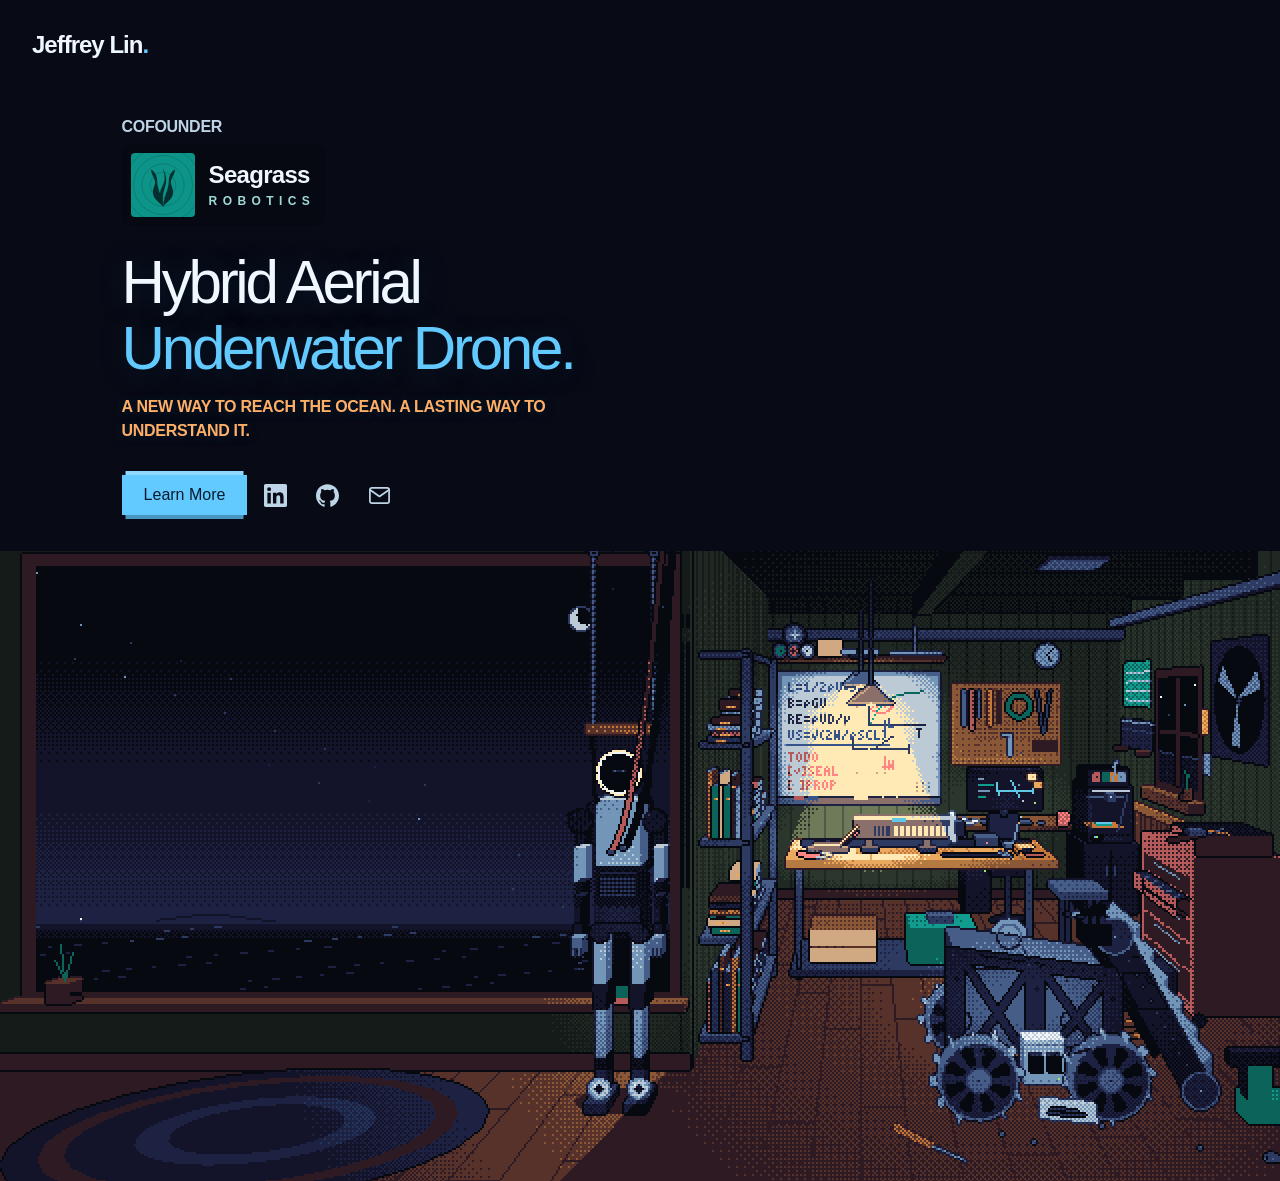
<file: index.html>
<!doctype html>
<html lang="en">
  <head>
    <meta http-equiv="Content-Security-Policy" content="default-src &#39;none&#39;; img-src &#39;self&#39;; media-src &#39;self&#39;; style-src &#39;self&#39;; script-src &#39;none&#39;; connect-src &#39;none&#39;; object-src &#39;none&#39;; base-uri &#39;none&#39;; form-action &#39;none&#39;">

    <meta charset="utf-8" />
    <meta name="viewport" content="width=device-width, initial-scale=1" />
    <meta name="referrer" content="strict-origin-when-cross-origin" />
    <title>Jeffrey Lin | Mechanical Engineer &amp; Cofounder</title>
    <meta
      name="description"
      content="Jeffrey Lin, cofounder of Seagrass Robotics and SDSU mechanical engineering graduate. Selected work in hybrid aerial underwater drones and ATHENA rover payload systems."
    />
    <link rel="icon" type="image/svg+xml" href="./favicon.svg" />
    <link rel="stylesheet" crossorigin href="./assets/styles-CoT3FkjL.css">
  </head>
  <body class="landing-page">
    <a class="skip" href="#main">Skip to content</a>
    <header class="header wrap landing-header">
      <a class="wordmark" href="#">Jeffrey Lin<span class="dot">.</span></a>
    </header>
    <main id="main">
      <section
        class="hero wrap current-project-hero"
        aria-labelledby="intro-title"
      >
        <div class="landing-copy">
          <div class="cofounder-brand-row">
            <span class="cofounder-label">COFOUNDER</span>
            <a class="seagrass-brand brand-button" href="https://seagrassrobotics.com" target="_blank" rel="noopener noreferrer" aria-label="Visit Seagrass Robotics (opens in a new tab)">
              <img src="images/seagrass-logo.svg" width="64" height="64" alt="" />
              <span class="seagrass-brand-name">Seagrass<span class="seagrass-brand-descriptor" aria-hidden="true"><span>R</span><span>O</span><span>B</span><span>O</span><span>T</span><span>I</span><span>C</span><span>S</span></span></span>
            </a>
          </div>
          <h1 id="intro-title">
            Hybrid Aerial<br /><span>Underwater Drone.</span>
          </h1>
          <p class="landing-description">
            <span class="landing-tagline"
              >A NEW WAY TO REACH THE OCEAN. A LASTING WAY TO UNDERSTAND
              IT.</span
            >
          </p>
          <div class="landing-actions">
            <a class="learn-more" href="./work/">Learn More</a>
            <div
              class="social-links"
              role="group"
              aria-label="Connect with Jeffrey"
            >
              <a
                class="social-link"
                href="https://www.linkedin.com/in/jeffrey-lin-rules"
                target="_blank"
                rel="noopener noreferrer"
                aria-label="Jeffrey Lin on LinkedIn (opens in a new tab)"
                title="LinkedIn"
                ><svg
                  viewBox="0 0 24 24"
                  fill="currentColor"
                  aria-hidden="true"
                >
                  <path
                    d="M20.447 20.452h-3.554v-5.569c0-1.328-.027-3.037-1.852-3.037-1.853 0-2.136 1.445-2.136 2.939v5.667H9.351V9h3.414v1.561h.049c.476-.9 1.637-1.85 3.37-1.85 3.601 0 4.267 2.37 4.267 5.455v6.286zM5.337 7.433a2.062 2.062 0 1 1 0-4.124 2.062 2.062 0 0 1 0 4.124zM7.119 20.452H3.555V9h3.564v11.452zM22.225 0H1.771C.792 0 0 .774 0 1.729v20.542C0 23.227.792 24 1.771 24h20.451C23.2 24 24 23.227 24 22.271V1.729C24 .774 23.2 0 22.222 0z"
                  ></path></svg></a
              ><a
                class="social-link"
                href="https://github.com/mythicsloth"
                target="_blank"
                rel="noopener noreferrer"
                aria-label="Jeffrey Lin on GitHub (opens in a new tab)"
                title="GitHub"
                ><svg
                  viewBox="0 0 24 24"
                  fill="currentColor"
                  aria-hidden="true"
                >
                  <path
                    d="M12 .297C5.37.297 0 5.67 0 12.297c0 5.303 3.438 9.8 8.205 11.385.6.113.82-.258.82-.577 0-.285-.01-1.04-.015-2.04-3.338.724-4.043-1.61-4.043-1.61-.546-1.387-1.333-1.756-1.333-1.756-1.09-.745.083-.729.083-.729 1.205.084 1.838 1.237 1.838 1.237 1.07 1.835 2.809 1.305 3.495.998.108-.776.418-1.305.762-1.605-2.665-.305-5.467-1.334-5.467-5.93 0-1.31.469-2.381 1.236-3.221-.124-.303-.536-1.524.118-3.176 0 0 1.008-.322 3.301 1.23a11.52 11.52 0 0 1 6.006 0c2.291-1.552 3.297-1.23 3.297-1.23.656 1.652.244 2.873.12 3.176.77.84 1.235 1.911 1.235 3.221 0 4.609-2.807 5.621-5.479 5.921.43.372.823 1.102.823 2.222 0 1.606-.015 2.898-.015 3.293 0 .322.216.694.825.576C20.565 22.092 24 17.592 24 12.297c0-6.627-5.373-12-12-12"
                  ></path></svg></a
              ><a
                class="social-link"
                href="mailto:lin415805@gmail.com"
                aria-label="Email Jeffrey Lin"
                title="Email"
                ><svg
                  viewBox="0 0 24 24"
                  fill="none"
                  stroke="currentColor"
                  stroke-width="1.8"
                  stroke-linecap="round"
                  stroke-linejoin="round"
                  aria-hidden="true"
                >
                  <rect x="2" y="4" width="20" height="16" rx="2"></rect>
                  <path d="m2 6 10 7 10-7"></path></svg
              ></a>
            </div>
          </div>
        </div>

      </section>
    </main>
    <div class="landing-scene" aria-hidden="true">
      <picture>
        <source srcset="images/workshop-still.png" media="(prefers-reduced-motion: reduce)" />
        <img src="images/workshop.gif" width="640" height="360" alt="" fetchpriority="high" />
      </picture>
    </div>
  </body>
</html>
</file>
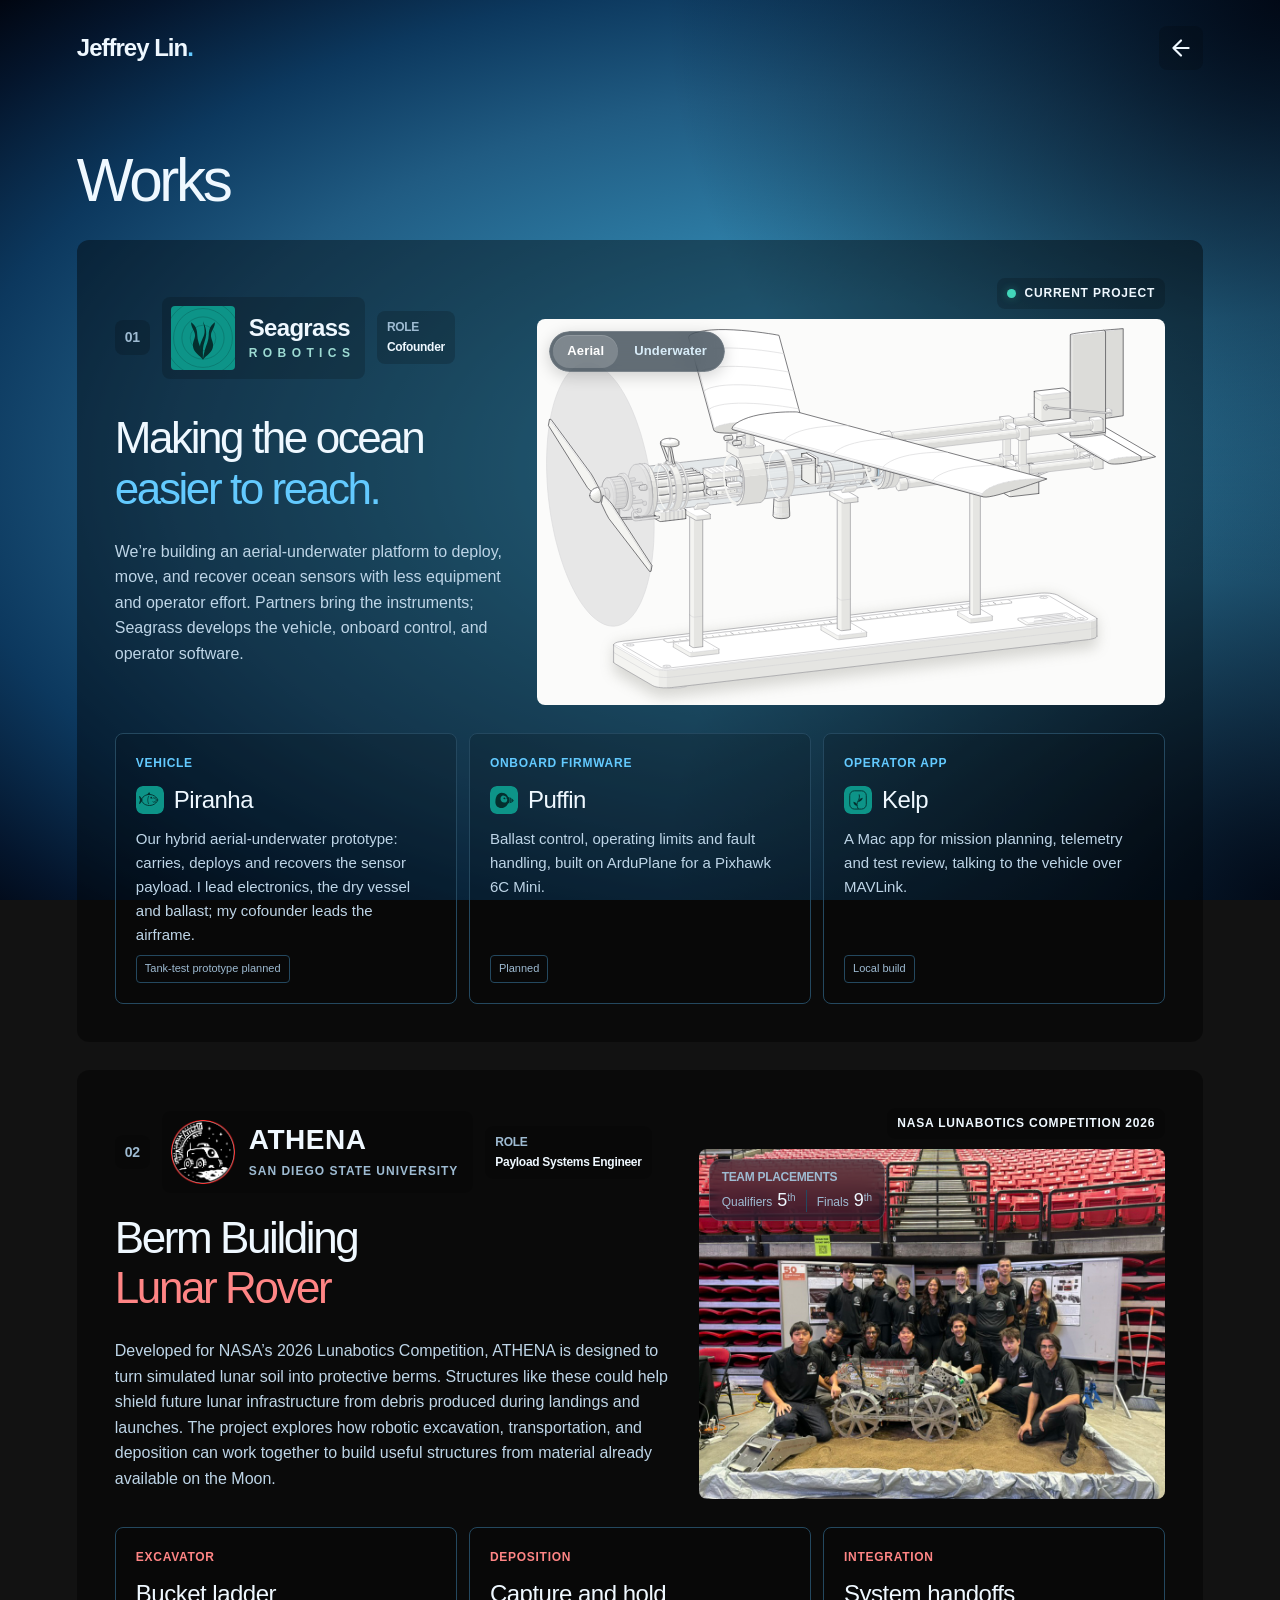
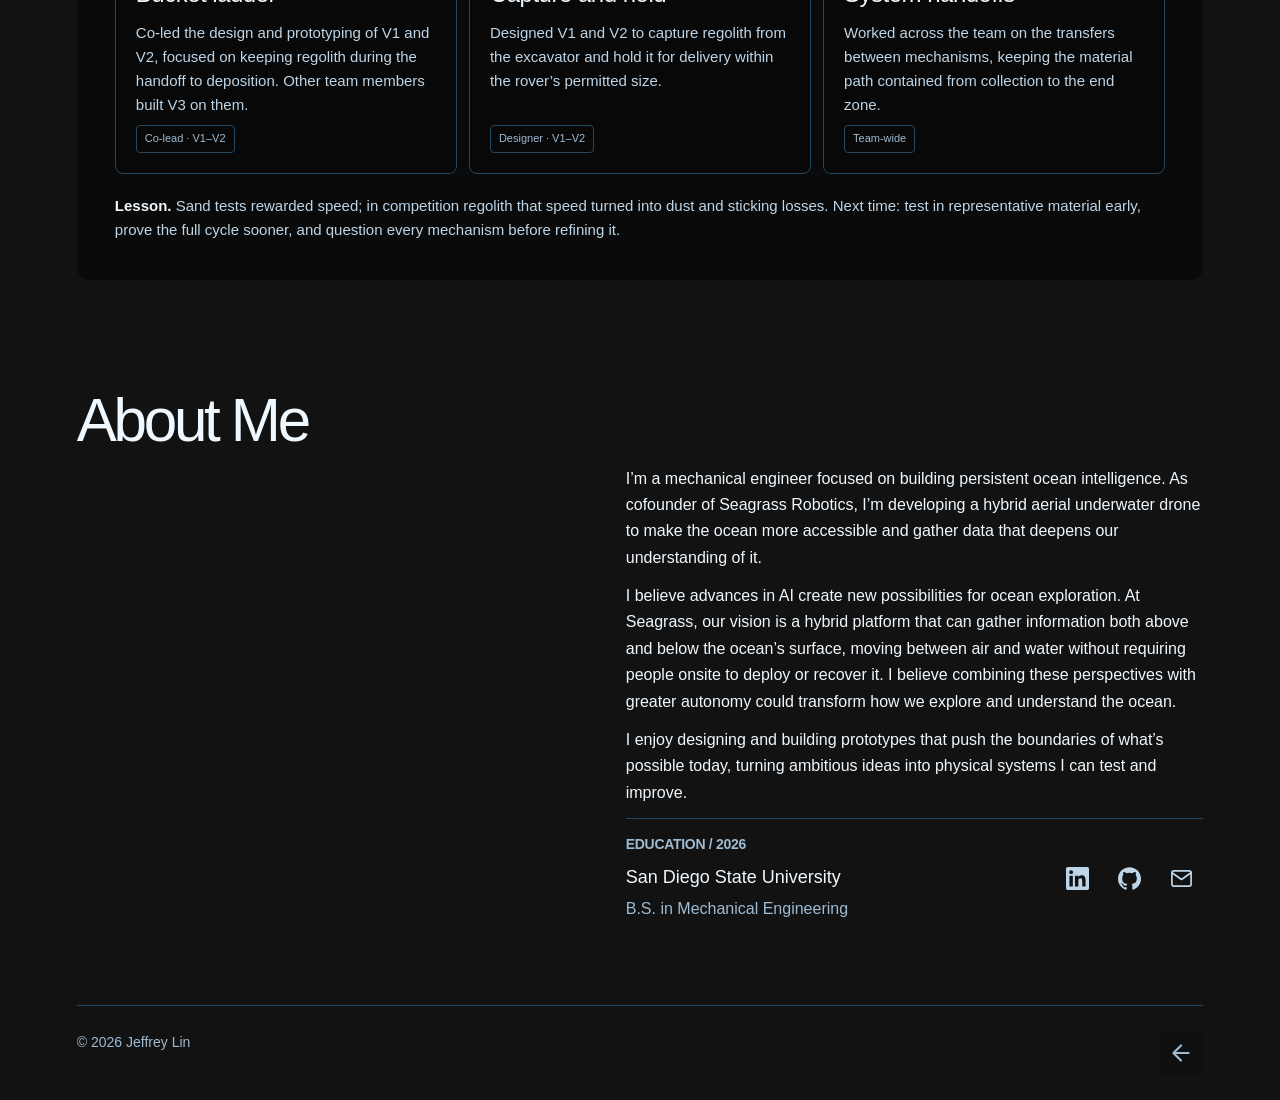
<file: work/index.html>
<!doctype html>
<html lang="en">
  <head>
    <meta http-equiv="Content-Security-Policy" content="default-src &#39;none&#39;; img-src &#39;self&#39;; media-src &#39;self&#39;; style-src &#39;self&#39;; script-src &#39;none&#39;; connect-src &#39;none&#39;; object-src &#39;none&#39;; base-uri &#39;none&#39;; form-action &#39;none&#39;">

    <meta charset="utf-8" />
    <meta name="viewport" content="width=device-width, initial-scale=1" />
    <meta name="referrer" content="strict-origin-when-cross-origin" />
    <title>Works | Jeffrey Lin</title>
    <meta
      name="description"
      content="Seagrass Robotics: the Piranha aerial-underwater prototype, Puffin onboard firmware, and the Kelp operator app. Plus ATHENA rover payload systems and Jeffrey Lin’s engineering background."
    />
    <link rel="icon" type="image/svg+xml" href="../favicon.svg" />
    <link rel="stylesheet" crossorigin href="../assets/styles-CoT3FkjL.css">
  </head>
  <body class="work-page">
    <a class="skip" href="#main">Skip to content</a>
    <header class="header wrap">
      <a class="wordmark" href="../">Jeffrey Lin<span class="dot">.</span></a
      ><a class="back-link" href="../" aria-label="Back to home" title="Back to home"><svg viewBox="0 0 24 24" fill="none" stroke="currentColor" stroke-width="2" stroke-linecap="round" stroke-linejoin="round" aria-hidden="true"><path d="M19 12H5m7-7-7 7 7 7" /></svg></a>
    </header>
    <main id="main">
      <section
        id="projects"
        class="projects wrap"
        aria-labelledby="projects-title"
      >
        <div class="section-heading">
          <h1 id="projects-title" class="details-title">Works</h1>
        </div>
        <article
          id="seagrass"
          class="project seagrass"
          aria-labelledby="seagrass-title"
        >
          <div class="project-heading">
            <div class="project-identity">
              <span class="project-number">01</span>
              <a class="seagrass-brand brand-button" href="https://seagrassrobotics.com" target="_blank" rel="noopener noreferrer" aria-label="Visit Seagrass Robotics (opens in a new tab)">
                <img src="../images/seagrass-logo.svg" width="64" height="64" alt="" />
                <span class="seagrass-brand-name">Seagrass<span class="seagrass-brand-descriptor" aria-hidden="true"><span>R</span><span>O</span><span>B</span><span>O</span><span>T</span><span>I</span><span>C</span><span>S</span></span></span>
              </a>
              <div class="role-bar"><span class="role-bar-label">ROLE</span><span>Cofounder</span></div>
            </div>
          </div>
          <div class="project-grid">
            <div>
              <h3 id="seagrass-title">Making the ocean<br /><span>easier to reach.</span></h3>
              <p class="project-summary">We’re building an aerial-underwater platform to deploy, move, and recover ocean sensors with less equipment and operator effort. Partners bring the instruments; Seagrass develops the vehicle, onboard control, and operator software.</p>
            
            </div>
            <div class="seagrass-visual">
            <span class="tag"><span class="current-project-dot" aria-hidden="true"></span>CURRENT PROJECT</span>
            <figure class="work-image drone-work-image">
              <div class="work-image-frame">
                <img class="drone-pose flight-pose" src="../images/drone-flight.svg" width="843" height="518" alt="Illustration of the Piranha prototype drone on a stand, set up for flight: wings swept out and propeller turning. The clear body shows the battery, electronics and buoyancy engine inside." loading="lazy" decoding="async" />
                <img class="drone-pose underwater-pose" src="../images/drone-underwater.svg" width="843" height="518" alt="Illustration of the Piranha prototype drone on a stand, set up underwater: wings swept back to glide and the buoyancy engine's syringe filled with seawater to dive." loading="lazy" decoding="async" />
                <fieldset class="mode-pill" id="seagrass-modes">
                  <legend class="sr-only">Show the drone set up for</legend>
                  <input class="choice-input" type="radio" name="seagrass-mode" id="mode-flight" checked /><label class="mode-choice" for="mode-flight">Aerial</label>
                  <input class="choice-input" type="radio" name="seagrass-mode" id="mode-underwater" /><label class="mode-choice" for="mode-underwater">Underwater</label>
                </fieldset>
              </div>
            </figure>
            </div>
          </div>
          <ul class="project-parts" aria-label="What Seagrass is building">
            <li>
              <span class="detail-label">VEHICLE</span>
              <h4><img src="../images/piranha-logo.svg" width="28" height="28" alt="" />Piranha</h4>
              <p>Our hybrid aerial-underwater prototype: carries, deploys and recovers the sensor payload. I lead electronics, the dry vessel and ballast; my cofounder leads the airframe.</p>
              <span class="software-state">Tank-test prototype planned</span>
            </li>
            <li id="puffin">
              <span class="detail-label">ONBOARD FIRMWARE</span>
              <h4><img src="../images/puffin-logo.svg" width="28" height="28" alt="" />Puffin</h4>
              <p>Ballast control, operating limits and fault handling, built on ArduPlane for a Pixhawk 6C Mini.</p>
              <span class="software-state">Planned</span>
            </li>
            <li id="kelp">
              <span class="detail-label">OPERATOR APP</span>
              <h4><img src="../images/kelp-logo.svg" width="28" height="28" alt="" />Kelp</h4>
              <p>A Mac app for mission planning, telemetry and test review, talking to the vehicle over MAVLink.</p>
              <span class="software-state">Local build</span>
            </li>
          </ul>
        </article>
        <article class="project athena" aria-labelledby="athena-project-title">
          <div class="project-heading">
            <div class="project-identity">
              <span class="project-number">02</span>
              <a class="athena-brand brand-button" href="https://www.instagram.com/sdsu_lunabotics/" target="_blank" rel="noopener noreferrer" aria-label="Visit SDSU Lunabotics on Instagram (opens in a new tab)">
                <img src="../images/athena-emblem.png" width="72" height="72" alt="" loading="lazy" decoding="async" />
                <div>
                  <h3 id="athena-title">ATHENA</h3>
                  <p class="athena-brand-school">SAN DIEGO STATE UNIVERSITY</p>
                </div>
              </a>
              <div class="role-bar"><span class="role-bar-label">ROLE</span><span>Payload Systems Engineer</span></div>
            </div>
          </div>
          <div class="athena-intro">
            <div>
              <h3 id="athena-project-title">Berm Building<br /><span>Lunar Rover</span></h3>
              <p class="project-summary">
                Developed for NASA’s 2026 Lunabotics Competition, ATHENA is
                designed to turn simulated lunar soil into protective berms.
                Structures like these could help shield future lunar infrastructure
                from debris produced during landings and launches. The project
                explores how robotic excavation, transportation, and deposition
                can work together to build useful structures from material already
                available on the Moon.
              </p>
            </div>
            <div class="athena-visual">
              <span class="tag">NASA LUNABOTICS COMPETITION 2026</span>
            <figure class="athena-team">
              <img src="../images/athena-team.jpeg" width="1024" height="768" alt="SDSU ATHENA team gathered around their lunar rover at a project display" loading="lazy" decoding="async" />
              <figcaption class="team-results">
                <span class="results-caption">TEAM PLACEMENTS</span>
                <dl class="results">
                  <div><dt>Qualifiers</dt><dd>5<sup>th</sup></dd></div>
                  <div><dt>Finals</dt><dd>9<sup>th</sup></dd></div>
                </dl>
              </figcaption>
            </figure>
            </div>
          </div>
          <ul class="project-parts" aria-label="My work on ATHENA">
            <li>
              <span class="detail-label">EXCAVATOR</span>
              <h4>Bucket ladder</h4>
              <p>Co-led the design and prototyping of V1 and V2, focused on keeping regolith during the handoff to deposition. Other team members built V3 on them.</p>
              <span class="software-state">Co-lead · V1–V2</span>
            </li>
            <li>
              <span class="detail-label">DEPOSITION</span>
              <h4>Capture and hold</h4>
              <p>Designed V1 and V2 to capture regolith from the excavator and hold it for delivery within the rover’s permitted size.</p>
              <span class="software-state">Designer · V1–V2</span>
            </li>
            <li>
              <span class="detail-label">INTEGRATION</span>
              <h4>System handoffs</h4>
              <p>Worked across the team on the transfers between mechanisms, keeping the material path contained from collection to the end zone.</p>
              <span class="software-state">Team-wide</span>
            </li>
          </ul>
          <p class="project-note"><strong>Lesson.</strong> Sand tests rewarded speed; in competition regolith that speed turned into dust and sticking losses. Next time: test in representative material early, prove the full cycle sooner, and question every mechanism before refining it.</p>
        </article>
      </section>
      <section id="about" class="about wrap" aria-labelledby="about-title">
        <div class="about-heading">
          <h2 id="about-title" class="details-title">About Me</h2>
        </div>
        <img class="about-photo" src="../images/jeffrey-about.webp" width="1200" height="900" alt="Jeffrey Lin smiling at a restaurant" loading="lazy" decoding="async" />
        <div class="about-biography">
          <p class="about-copy">
            I’m a mechanical engineer focused on building persistent ocean intelligence. As cofounder of Seagrass Robotics, I’m developing a hybrid aerial underwater drone to make the ocean more accessible and gather data that deepens our understanding of it.
          </p>
          <p class="about-copy">
            I believe advances in AI create new possibilities for ocean exploration. At Seagrass, our vision is a hybrid platform that can gather information both above and below the ocean’s surface, moving between air and water without requiring people onsite to deploy or recover it. I believe combining these perspectives with greater autonomy could transform how we explore and understand the ocean.
          </p>
          <p class="about-copy">
            I enjoy designing and building prototypes that push the boundaries of what’s possible today, turning ambitious ideas into physical systems I can test and improve.
          </p>
          <div class="about-details">
            <div class="education">
              <span class="eyebrow">EDUCATION / 2026</span>
              <h3>San Diego State University</h3>
              <p>B.S. in Mechanical Engineering</p>
            </div>
            <div
              class="social-links education-socials"
              role="group"
              aria-label="Connect with Jeffrey"
            >
              <a
                class="social-link"
                href="https://www.linkedin.com/in/jeffrey-lin-rules"
                target="_blank"
                rel="noopener noreferrer"
                aria-label="Jeffrey Lin on LinkedIn (opens in a new tab)"
                title="LinkedIn"
                ><svg
                  viewBox="0 0 24 24"
                  fill="currentColor"
                  aria-hidden="true"
                >
                  <path
                    d="M20.447 20.452h-3.554v-5.569c0-1.328-.027-3.037-1.852-3.037-1.853 0-2.136 1.445-2.136 2.939v5.667H9.351V9h3.414v1.561h.049c.476-.9 1.637-1.85 3.37-1.85 3.601 0 4.267 2.37 4.267 5.455v6.286zM5.337 7.433a2.062 2.062 0 1 1 0-4.124 2.062 2.062 0 0 1 0 4.124zM7.119 20.452H3.555V9h3.564v11.452zM22.225 0H1.771C.792 0 0 .774 0 1.729v20.542C0 23.227.792 24 1.771 24h20.451C23.2 24 24 23.227 24 22.271V1.729C24 .774 23.2 0 22.222 0z"
                  ></path></svg></a
              ><a
                class="social-link"
                href="https://github.com/mythicsloth"
                target="_blank"
                rel="noopener noreferrer"
                aria-label="Jeffrey Lin on GitHub (opens in a new tab)"
                title="GitHub"
                ><svg
                  viewBox="0 0 24 24"
                  fill="currentColor"
                  aria-hidden="true"
                >
                  <path
                    d="M12 .297C5.37.297 0 5.67 0 12.297c0 5.303 3.438 9.8 8.205 11.385.6.113.82-.258.82-.577 0-.285-.01-1.04-.015-2.04-3.338.724-4.043-1.61-4.043-1.61-.546-1.387-1.333-1.756-1.333-1.756-1.09-.745.083-.729.083-.729 1.205.084 1.838 1.237 1.838 1.237 1.07 1.835 2.809 1.305 3.495.998.108-.776.418-1.305.762-1.605-2.665-.305-5.467-1.334-5.467-5.93 0-1.31.469-2.381 1.236-3.221-.124-.303-.536-1.524.118-3.176 0 0 1.008-.322 3.301 1.23a11.52 11.52 0 0 1 6.006 0c2.291-1.552 3.297-1.23 3.297-1.23.656 1.652.244 2.873.12 3.176.77.84 1.235 1.911 1.235 3.221 0 4.609-2.807 5.621-5.479 5.921.43.372.823 1.102.823 2.222 0 1.606-.015 2.898-.015 3.293 0 .322.216.694.825.576C20.565 22.092 24 17.592 24 12.297c0-6.627-5.373-12-12-12"
                  ></path></svg></a
              ><a
                class="social-link"
                href="mailto:lin415805@gmail.com"
                aria-label="Email Jeffrey Lin"
                title="Email"
                ><svg
                  viewBox="0 0 24 24"
                  fill="none"
                  stroke="currentColor"
                  stroke-width="1.8"
                  stroke-linecap="round"
                  stroke-linejoin="round"
                  aria-hidden="true"
                >
                  <rect x="2" y="4" width="20" height="16" rx="2"></rect>
                  <path d="m2 6 10 7 10-7"></path></svg
              ></a>
            </div>
          </div>
        </div>
      </section>
    </main>
    <footer class="footer wrap">
      <span>© 2026 Jeffrey Lin</span><a class="back-link" href="../" aria-label="Back to home" title="Back to home"><svg viewBox="0 0 24 24" fill="none" stroke="currentColor" stroke-width="2" stroke-linecap="round" stroke-linejoin="round" aria-hidden="true"><path d="M19 12H5m7-7-7 7 7 7" /></svg></a>
    </footer>
  </body>
</html>
</file>
<file: assets/styles-CoT3FkjL.css>
*,:before,:after{box-sizing:border-box;border:0 solid;margin:0;padding:0}html{-webkit-text-size-adjust:100%;tab-size:4;-webkit-tap-highlight-color:transparent;scroll-behavior:smooth;scroll-padding-top:2rem;line-height:1.5}h1,h2,h3,h4,h5,h6{font-size:inherit;font-weight:inherit}a{color:inherit;text-decoration:none}img,svg{vertical-align:middle;display:block}img{max-width:100%;height:auto}[hidden]{display:none!important}:root{--background:#071c30;--foreground:#eff8ff;--accent:#63caff;--accent-soft:#63caff18;--accent-hover:#63caff0c;--body-text:#bed5e7;--radius-small:4px;--muted:#9ebbd2;--border:#24485f;--surface:#0000002e;--surface-hover:#0000004d;--panel:#0000006b;--surface-radius:8px;--font-sans:Arial, Helvetica, sans-serif;--lightningcss-light: ;--lightningcss-dark:initial;color-scheme:dark}.athena{--accent:#ff8585;--accent-soft:#ff858518;--accent-hover:#ff85850c}body{color:var(--foreground);font-family:var(--font-sans);background-color:#0000;background-image:radial-gradient(48vw 65vh at 100% 0,#010611eb 0%,#01061194 34%,#0000 100%),radial-gradient(48vw 65vh at 100% 100%,#010611eb 0%,#01061194 34%,#0000 100%),radial-gradient(at 68% 52%,#348db8 0% 25%,#2b779f 39%,#205b82 57%,#0c385e 75%,#04152c 91%,#010611 100%);background-position:0 0,0 0,0 0;background-repeat:repeat,repeat,repeat;background-size:auto,auto,auto;background-attachment:fixed;background-origin:padding-box,padding-box,padding-box;background-clip:border-box,border-box,border-box;margin:0;font-size:16px;line-height:1.6}a:focus-visible{outline:2px solid var(--accent);outline-offset:7px}a:hover{color:var(--accent)}.wrap{width:min(1200px,88%);margin-inline:auto}.header{justify-content:space-between;align-items:center;padding-block:26px;display:flex}.wordmark{letter-spacing:-1px;font-size:24px;font-weight:700}.dot{color:var(--accent)}.eyebrow,.tag,.project-number,.results-caption{font-family:var(--font-sans);letter-spacing:-.3px;font-size:14px;font-weight:700}.eyebrow{color:var(--muted)}h1{letter-spacing:-.055em;margin:24px 0 34px;font-size:clamp(42px,6.4vw,82px);font-weight:500;line-height:1.09}h1 span{color:var(--accent)}.projects{padding-top:52px}.section-heading{justify-content:space-between;align-items:center;margin-bottom:26px;display:flex}h2{letter-spacing:-1px;margin:0;font-size:32px;font-weight:500}.project{background:var(--panel);border-radius:12px;margin-bottom:28px;padding:38px}.project-heading{flex-wrap:wrap;justify-content:space-between;align-items:center;gap:20px;margin-bottom:16px;display:flex}.project-identity{flex-wrap:wrap;align-items:center;gap:12px;min-width:0;max-width:100%;display:flex}.role-bar{border-radius:var(--surface-radius);background:var(--surface);max-width:170px;font-family:var(--font-sans);letter-spacing:-.3px;color:var(--foreground);flex-direction:column;flex:110px;align-items:flex-start;gap:3px;padding:8px 10px;font-size:12px;font-weight:700;line-height:1.4;display:flex}.role-bar-label{color:var(--muted);font-size:12px}.project-identity .project-number{flex-shrink:0}.project-identity .brand-button,.project-identity .brand-button>div{min-width:0}.seagrass .role-bar{flex:none}.project-number{color:var(--muted);border-radius:var(--surface-radius);background:var(--surface);padding:6px 10px}.tag{letter-spacing:.8px;color:var(--foreground);background:var(--surface);border-radius:var(--surface-radius);align-items:center;gap:8px;padding:6px 10px;font-size:12px;display:inline-flex}.current-project-dot{background:#42d6ba;border-radius:50%;flex-shrink:0;width:9px;height:9px;box-shadow:0 0 8px #42d6ba55}.project h3{letter-spacing:-.055em;margin:16px 0 24px;font-size:clamp(30px,3.5vw,44px);font-weight:500;line-height:1.15}.project-summary{color:var(--body-text);font-size:16px}.project .project-summary{text-indent:0;text-align:left;-webkit-hyphens:none;hyphens:none;overflow-wrap:normal;word-break:normal;max-width:none}.athena-brand img{object-fit:contain}.work-page .athena-brand h3{color:var(--foreground);letter-spacing:.5px;margin:0;font-size:28px;font-weight:600;line-height:1.15}.athena-brand-school{color:var(--muted);letter-spacing:1px;margin-top:6px;font-size:12px;font-weight:600;line-height:1.5}@media (width<=760px){.work-page .athena-brand h3{font-size:24px}}.athena-team{border-radius:var(--surface-radius);background:var(--surface);align-self:center;min-width:0;margin:0;overflow:hidden}.athena-team>img{width:100%;height:auto}.team-results{border-radius:12px;max-width:calc(100% - 20px);padding:8px 12px;position:absolute;top:10px;left:10px}.results{flex-wrap:wrap;gap:10px;margin:0;display:flex}.results>div{align-items:baseline;gap:5px;display:flex}.results>div+div{border-left:1px solid var(--border);padding-left:10px}.results dt{color:var(--muted);font-size:12px}.results dd{letter-spacing:-1px;margin:0;font-size:18px;line-height:1.2}.results dd sup{vertical-align:baseline;letter-spacing:0;color:var(--muted);margin-left:1px;font-size:10px;line-height:0;position:relative;top:-.5em}.results-caption{color:var(--muted);margin-bottom:3px;font-size:12px;display:block}.athena :is(a,summary,label):focus-visible{outline:2px solid var(--accent);outline-offset:4px}.choice-input{clip-path:inset(50%);white-space:nowrap;width:1px;height:1px;margin:-1px;padding:0;position:absolute;overflow:hidden}.choice-input:checked+label{background:var(--surface-hover);color:var(--accent);box-shadow:inset 0 1px #ffffff0d}.choice-input:checked+label:after{opacity:1}.choice-input:focus-visible+label{outline-offset:-5px;outline:2px solid #eff8ff}.detail-label{color:var(--accent);letter-spacing:.06em;font-size:12px;font-weight:700;display:block}.drone-work-image .work-image-frame{border-radius:var(--surface-radius);transition:background-color .24s}.about{grid-template-columns:minmax(0,1fr) minmax(0,1.1fr);align-items:start;gap:12px 24px;padding-block:80px;display:grid}.about .eyebrow{margin-top:0}.about-copy{letter-spacing:normal;text-indent:0;text-align:left;-webkit-hyphens:none;hyphens:none;overflow-wrap:normal;word-break:normal;margin:0 0 12px;font-size:16px;line-height:1.65}.about-details{border-top:1px solid var(--border);grid-template-columns:minmax(0,1fr) auto;align-items:center;gap:12px;padding-top:12px;display:grid}.education-socials{justify-self:end}.education{min-width:0}.education h3{margin:6px 0 0;font-size:18px;font-weight:500}.education p{color:var(--muted);margin:4px 0}.footer{border-top:1px solid var(--border);color:var(--muted);justify-content:space-between;gap:20px;padding-block:25px;font-size:14px;display:flex}.skip{background:var(--accent);color:#071c30;z-index:10;padding:10px;position:absolute;top:-100px;left:10px}.skip:focus{color:#071c30;top:10px}.landing-page{isolation:isolate;background:#080b16;min-height:100svh}.current-project-hero{isolation:isolate;grid-template-columns:minmax(0,1fr);justify-content:center;align-items:center;min-height:calc(100svh - 92px);padding-block:32px 48px;display:grid;position:relative;overflow:visible}.current-project-hero h1{text-shadow:0 2px 22px #071c30cc;margin-bottom:14px;font-size:clamp(42px,4.7vw,64px)}.landing-description{max-width:100%;font-family:var(--font-sans);letter-spacing:-.3px;color:var(--body-text);white-space:normal;text-shadow:0 1px 10px #071c30;margin:0 0 28px;font-size:1rem;font-weight:700;line-height:1.5}.landing-description span{display:block}.landing-actions{z-index:2;flex-wrap:wrap;align-items:center;gap:6px;display:flex;position:relative}.learn-more{border-radius:var(--radius-small);background:var(--accent);color:#071c30;white-space:nowrap;-webkit-user-select:none;user-select:none;flex-shrink:0;justify-content:center;align-items:center;gap:20px;height:48px;padding:0 22px;font-size:16px;font-weight:500;transition:background-color .15s,color .15s;display:inline-flex}.learn-more:hover{color:#071c30;background:#a0e1ff}.social-links{align-items:center;gap:8px;display:flex}.social-link{width:44px;height:48px;color:var(--body-text);border-radius:var(--radius-small);justify-content:center;align-items:center;display:flex}.social-link:hover{color:var(--accent)}.social-link svg{width:23px;height:23px}.details-title{letter-spacing:-.055em;margin:0;font-size:clamp(42px,4.7vw,64px);font-weight:500;line-height:1.09}.landing-header,.current-project-hero.wrap{width:calc(100% - 64px);max-width:none}.landing-copy{z-index:1;grid-area:1/1;min-width:0;max-width:calc(100% - clamp(24px,7vw,120px));margin-left:clamp(24px,7vw,120px);position:relative}.seagrass-brand,.athena-brand{color:var(--foreground);align-items:center;gap:14px;max-width:100%;display:inline-flex}.seagrass-brand img,.athena-brand img{border-radius:var(--radius-small);flex-shrink:0;width:64px;height:64px}.seagrass-brand-name{letter-spacing:-.7px;font-size:24px;font-weight:600;line-height:1.15}.seagrass-brand-descriptor{color:#9ddbd3;letter-spacing:0;justify-content:space-between;margin-top:6px;font-size:12px;font-weight:600;display:flex}.cofounder-brand-row{flex-direction:column;align-items:flex-start;gap:4px;margin:0 0 20px;display:flex}.cofounder-label{color:var(--body-text);letter-spacing:-.3px;font-size:16px;font-weight:700}.brand-button{border-radius:var(--surface-radius);background:var(--surface);border:1px solid #0000;padding:8px 14px 8px 8px;transition:background-color .16s,transform .16s}.brand-button:hover,.brand-button:focus-visible{color:#fff;background:var(--surface-hover);transform:translateY(-2px)}.brand-button:active{transform:translateY(0)}@media (width<=760px){.seagrass-brand,.athena-brand{gap:12px}.seagrass-brand img,.athena-brand img{width:52px;height:52px}.seagrass-brand-name{font-size:21px}}.landing-tagline{white-space:normal;max-width:58ch}.current-project-hero .landing-tagline{color:#ffae66}@media (width<=1200px){.current-project-hero h1{font-size:clamp(42px,6.4vw,72px)}}@media (width<=760px){.wrap{width:90%}.header{padding-block:20px}.project{padding:24px}.about{padding-block:45px}.tag{max-width:75%;font-size:12px}.projects{padding-top:28px}.current-project-hero{align-content:center;gap:16px;min-height:calc(100svh - 79px);padding-block:24px 40px}.landing-actions{gap:6px}.learn-more{gap:12px;padding-inline:16px}.social-links{gap:4px}.landing-header,.current-project-hero.wrap{width:calc(100% - 32px)}.landing-copy{grid-area:2/1;max-width:calc(100% - 8px);margin-left:8px}.landing-tagline{white-space:normal;width:auto;max-width:100%}body{background-image:radial-gradient(48vw 65vh at 100% 0,#010611eb 0%,#01061194 34%,#0000 100%),radial-gradient(48vw 65vh at 100% 100%,#010611eb 0%,#01061194 34%,#0000 100%),radial-gradient(at 60% 28%,#348db8 0% 25%,#2b779f 39%,#205b82 57%,#0c385e 75%,#04152c 91%,#010611 100%)}}.back-link{border-radius:var(--surface-radius);background:var(--surface);justify-content:center;align-items:center;width:44px;height:44px;transition:background-color .16s;display:inline-flex}.back-link:hover{background:var(--surface-hover);color:var(--foreground)}.back-link svg{width:26px;height:26px}.work-page .project h3 span{color:var(--accent)}.project-grid>div>h3,.athena-intro>div>h3{margin-top:0}.work-image{min-width:0;margin:0}.work-image-frame{justify-content:center;align-items:center;display:flex}.work-image img{object-fit:contain;width:100%;height:auto;display:block}.work-image figcaption{color:var(--muted);margin-top:12px;font-size:14px}.drone-work-image{align-self:center}.about-photo{border-radius:var(--surface-radius);width:100%;min-width:0;height:auto;display:block}.about-heading{grid-column:1/-1}@media (width<=760px){.about{gap:12px 24px}}.about-biography{overflow-wrap:break-word;grid-column:2;min-width:0}@media (width<=960px){.about{grid-template-columns:minmax(0,1fr)}.about-photo{max-width:640px}.about-biography{grid-column:1}}.athena,.seagrass{grid-template-columns:minmax(0,1.2fr) minmax(0,1fr);gap:16px 24px;display:grid}.seagrass{column-gap:12px}.athena>.project-heading,.seagrass>.project-heading{grid-column:1;margin-bottom:0}.athena .athena-intro,.seagrass .project-grid{display:contents}.athena-intro>div:first-child,.project-grid>div:first-child{grid-column:1}.athena-visual,.seagrass-visual{grid-area:1/2/span 2;align-self:start;gap:10px;min-width:0;display:grid}.athena-visual>.tag,.seagrass-visual>.tag{justify-self:end;max-width:100%}.athena-team{position:relative}@media (width<=760px){.athena,.seagrass{grid-template-columns:minmax(0,1fr)}.athena-visual,.seagrass-visual{grid-area:auto/1;margin-top:8px}.athena-visual>.tag,.seagrass-visual>.tag{justify-self:start}}.software-state{color:var(--muted);border:1px solid var(--border);border-radius:4px;padding:4px 8px;font-size:11px}@media (prefers-reduced-motion:no-preference){.current-project-dot{animation:1.8s ease-in-out infinite current-project-blink}}@keyframes current-project-blink{0%,to{opacity:1}50%{opacity:.2}}@media (width<=760px){body{background-attachment:scroll}.project{padding:clamp(16px,4vw,24px)}}@media (prefers-reduced-motion:reduce){html{scroll-behavior:auto}.brand-button,.learn-more,.back-link,.drone-work-image .work-image-frame{transition:none}.brand-button:hover,.brand-button:focus-visible{transform:none}}.drone-work-image .work-image-frame{background:#fbfbfa}.drone-pose{width:100%;height:auto;display:block}:is(.drone-work-image .underwater-pose,.seagrass:has(#mode-underwater:checked) .flight-pose){display:none}.seagrass:has(#mode-underwater:checked) .underwater-pose{display:block}.project-parts{grid-column:1/-1;grid-template-columns:repeat(3,minmax(0,1fr));gap:12px;margin:12px 0 0;padding:0;list-style:none;display:grid}.project-parts li{background:var(--surface);border:1px solid var(--border);border-radius:var(--surface-radius);flex-direction:column;gap:8px;min-width:0;padding:20px;display:flex}.project-parts h4{letter-spacing:-.5px;align-items:center;gap:10px;margin:0;font-size:24px;font-weight:500;display:flex}.project-parts p{color:var(--body-text);flex:1;font-size:15px;line-height:1.6}.project-parts .software-state{align-self:flex-start}@media (width<=760px){.project-parts{grid-template-columns:1fr}}.seagrass{grid-template-columns:minmax(0,.85fr) minmax(0,1.3fr)}.drone-work-image .work-image-frame{position:relative}.sr-only{clip-path:inset(50%);white-space:nowrap;border:0;width:1px;height:1px;margin:-1px;padding:0;position:absolute;overflow:hidden}.mode-pill,.team-results{-webkit-backdrop-filter:blur(10px)saturate(1.4);backdrop-filter:blur(10px)saturate(1.4);background:#0416249e;border:1px solid #ffffff29;box-shadow:0 4px 16px #0000002e}.mode-pill{border-radius:999px;gap:2px;margin:0;padding:3px;display:flex;position:absolute;top:12px;left:12px}.mode-choice{cursor:pointer;color:#d8ecf8;letter-spacing:.01em;border-radius:999px;padding:6px 14px;font-size:13px;font-weight:600;transition:background-color .16s,color .16s}.mode-choice:hover{background:#ffffff14}.mode-pill .choice-input:checked+.mode-choice{color:#fff;background:#ffffff2e;box-shadow:inset 0 1px #ffffff24}.mode-pill .choice-input:focus-visible+.mode-choice{outline-offset:1px;outline:2px solid #eff8ff}.project-parts h4 img{border-radius:7px;flex:none;width:28px;height:28px}@media (width<=760px){.seagrass{grid-template-columns:minmax(0,1fr)}}.project-note{color:var(--body-text);grid-column:1/-1;margin:4px 0 0;font-size:15px;line-height:1.6}.project-note strong{color:var(--foreground);font-weight:600}.landing-scene{z-index:-1;pointer-events:none;background:#111a2d;position:fixed;inset:0;overflow:hidden}.landing-scene img{object-fit:cover;object-position:right 55%;width:100%;height:100%;image-rendering:pixelated;position:absolute;inset:0}.landing-scene:after{content:"";background:linear-gradient(90deg,#04060c8c 0%,#04060c4d 38%,#0000 60%);position:absolute;inset:0}.current-project-hero .learn-more{clip-path:polygon(0 4px,4px 4px,4px 0,calc(100% - 4px) 0,calc(100% - 4px) 4px,100% 4px,100% calc(100% - 4px),calc(100% - 4px) calc(100% - 4px),calc(100% - 4px) 100%,4px 100%,4px calc(100% - 4px),0 calc(100% - 4px));border-radius:0;box-shadow:inset 0 4px #ffffff47,inset 0 -4px #071c304d}.current-project-hero .learn-more:focus-visible{outline-offset:-8px;outline:2px solid #071c30}@media (aspect-ratio<=3/2),(width<=1199px){.landing-scene{z-index:auto;aspect-ratio:4/3;width:100%;max-height:70svh;position:relative;inset:auto}.landing-scene:after{display:none}.landing-scene img{object-position:92% 70%}.current-project-hero{min-height:0;padding-block:24px 32px}}@media (width<=760px){.landing-scene{aspect-ratio:1}.landing-scene img{object-position:100% 70%}}
</file>
